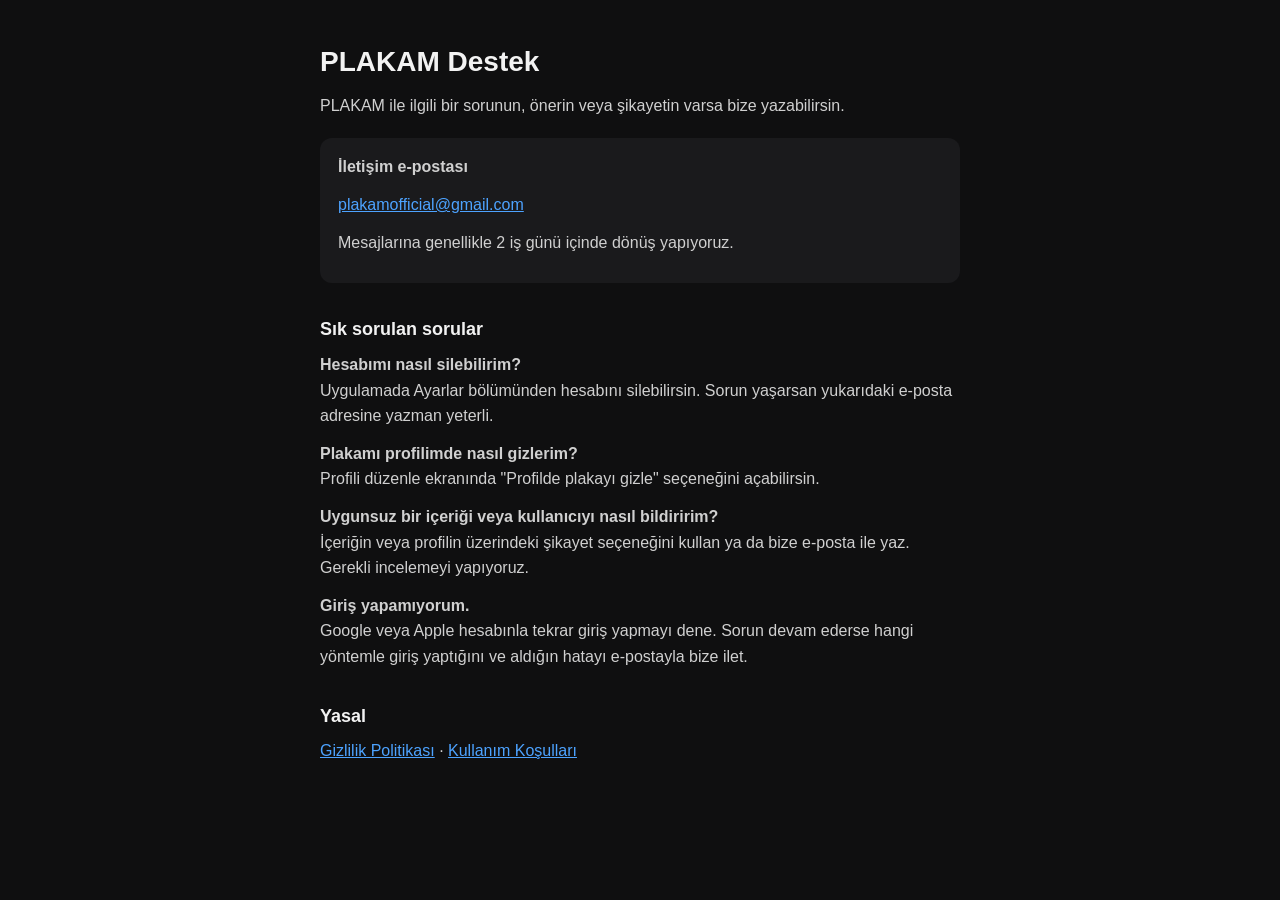
<file: destek/index.html>
<!DOCTYPE html>
<html lang="tr">
<head>
<meta charset="UTF-8">
<meta name="viewport" content="width=device-width, initial-scale=1">
<title>PLAKAM Destek</title>
<style>
  body{font-family:-apple-system,BlinkMacSystemFont,"Segoe UI",Roboto,Helvetica,Arial,sans-serif;background:#0f0f10;color:#f2f2f2;margin:0;line-height:1.6}
  main{max-width:640px;margin:0 auto;padding:40px 20px}
  h1{font-size:28px;margin:0 0 8px}
  h2{font-size:18px;margin:32px 0 8px}
  p{margin:0 0 12px;color:#d0d0d0}
  a{color:#4da3ff}
  .card{background:#1a1a1c;border-radius:12px;padding:16px 18px;margin-top:20px}
</style>
</head>
<body>
<main>
  <h1>PLAKAM Destek</h1>
  <p>PLAKAM ile ilgili bir sorunun, önerin veya şikayetin varsa bize yazabilirsin.</p>

  <div class="card">
    <p><strong>İletişim e-postası</strong></p>
    <p><a href="mailto:plakamofficial@gmail.com">plakamofficial@gmail.com</a></p>
    <p>Mesajlarına genellikle 2 iş günü içinde dönüş yapıyoruz.</p>
  </div>

  <h2>Sık sorulan sorular</h2>

  <p><strong>Hesabımı nasıl silebilirim?</strong><br>
  Uygulamada Ayarlar bölümünden hesabını silebilirsin. Sorun yaşarsan yukarıdaki e-posta adresine yazman yeterli.</p>

  <p><strong>Plakamı profilimde nasıl gizlerim?</strong><br>
  Profili düzenle ekranında "Profilde plakayı gizle" seçeneğini açabilirsin.</p>

  <p><strong>Uygunsuz bir içeriği veya kullanıcıyı nasıl bildiririm?</strong><br>
  İçeriğin veya profilin üzerindeki şikayet seçeneğini kullan ya da bize e-posta ile yaz. Gerekli incelemeyi yapıyoruz.</p>

  <p><strong>Giriş yapamıyorum.</strong><br>
  Google veya Apple hesabınla tekrar giriş yapmayı dene. Sorun devam ederse hangi yöntemle giriş yaptığını ve aldığın hatayı e-postayla bize ilet.</p>

  <h2>Yasal</h2>
  <p>
    <a href="../gizlilik/">Gizlilik Politikası</a> ·
    <a href="../kullanim-kosullari/">Kullanım Koşulları</a>
  </p>
</main>
</body>
</html>
</file>
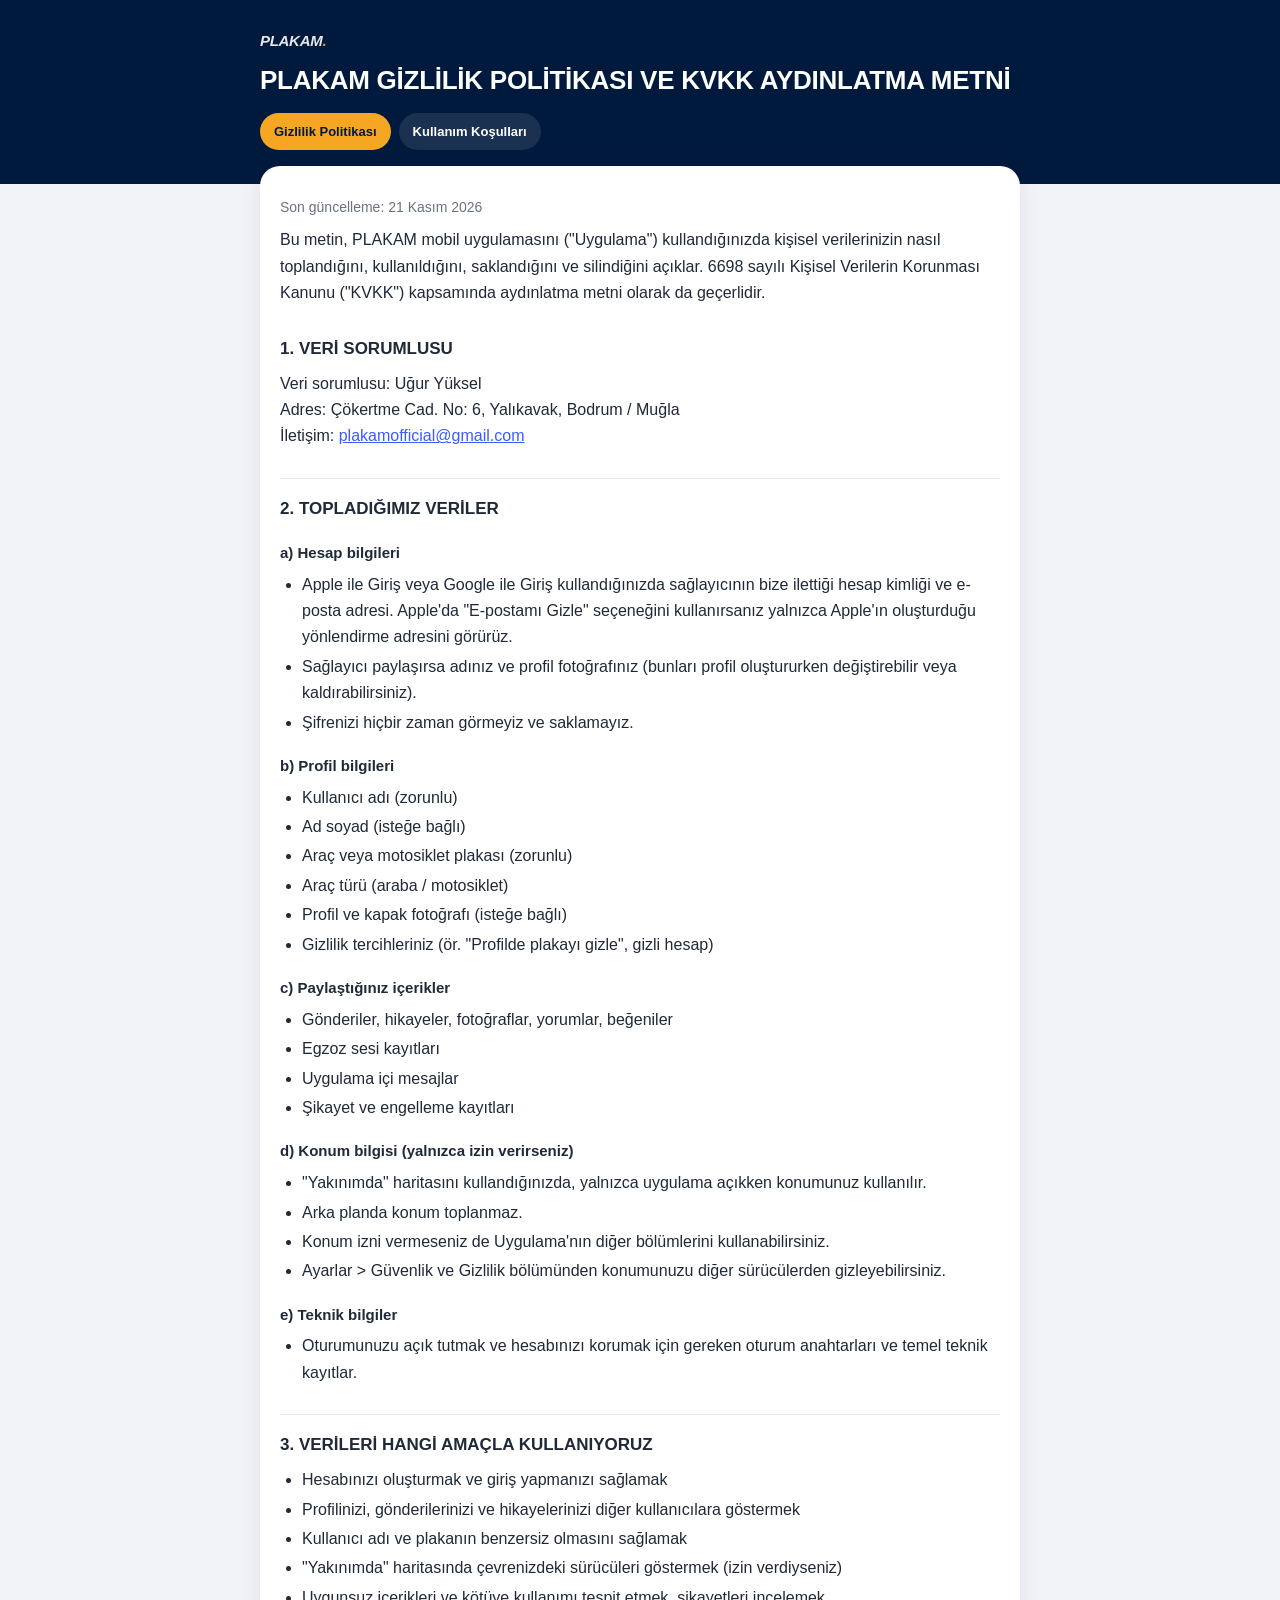
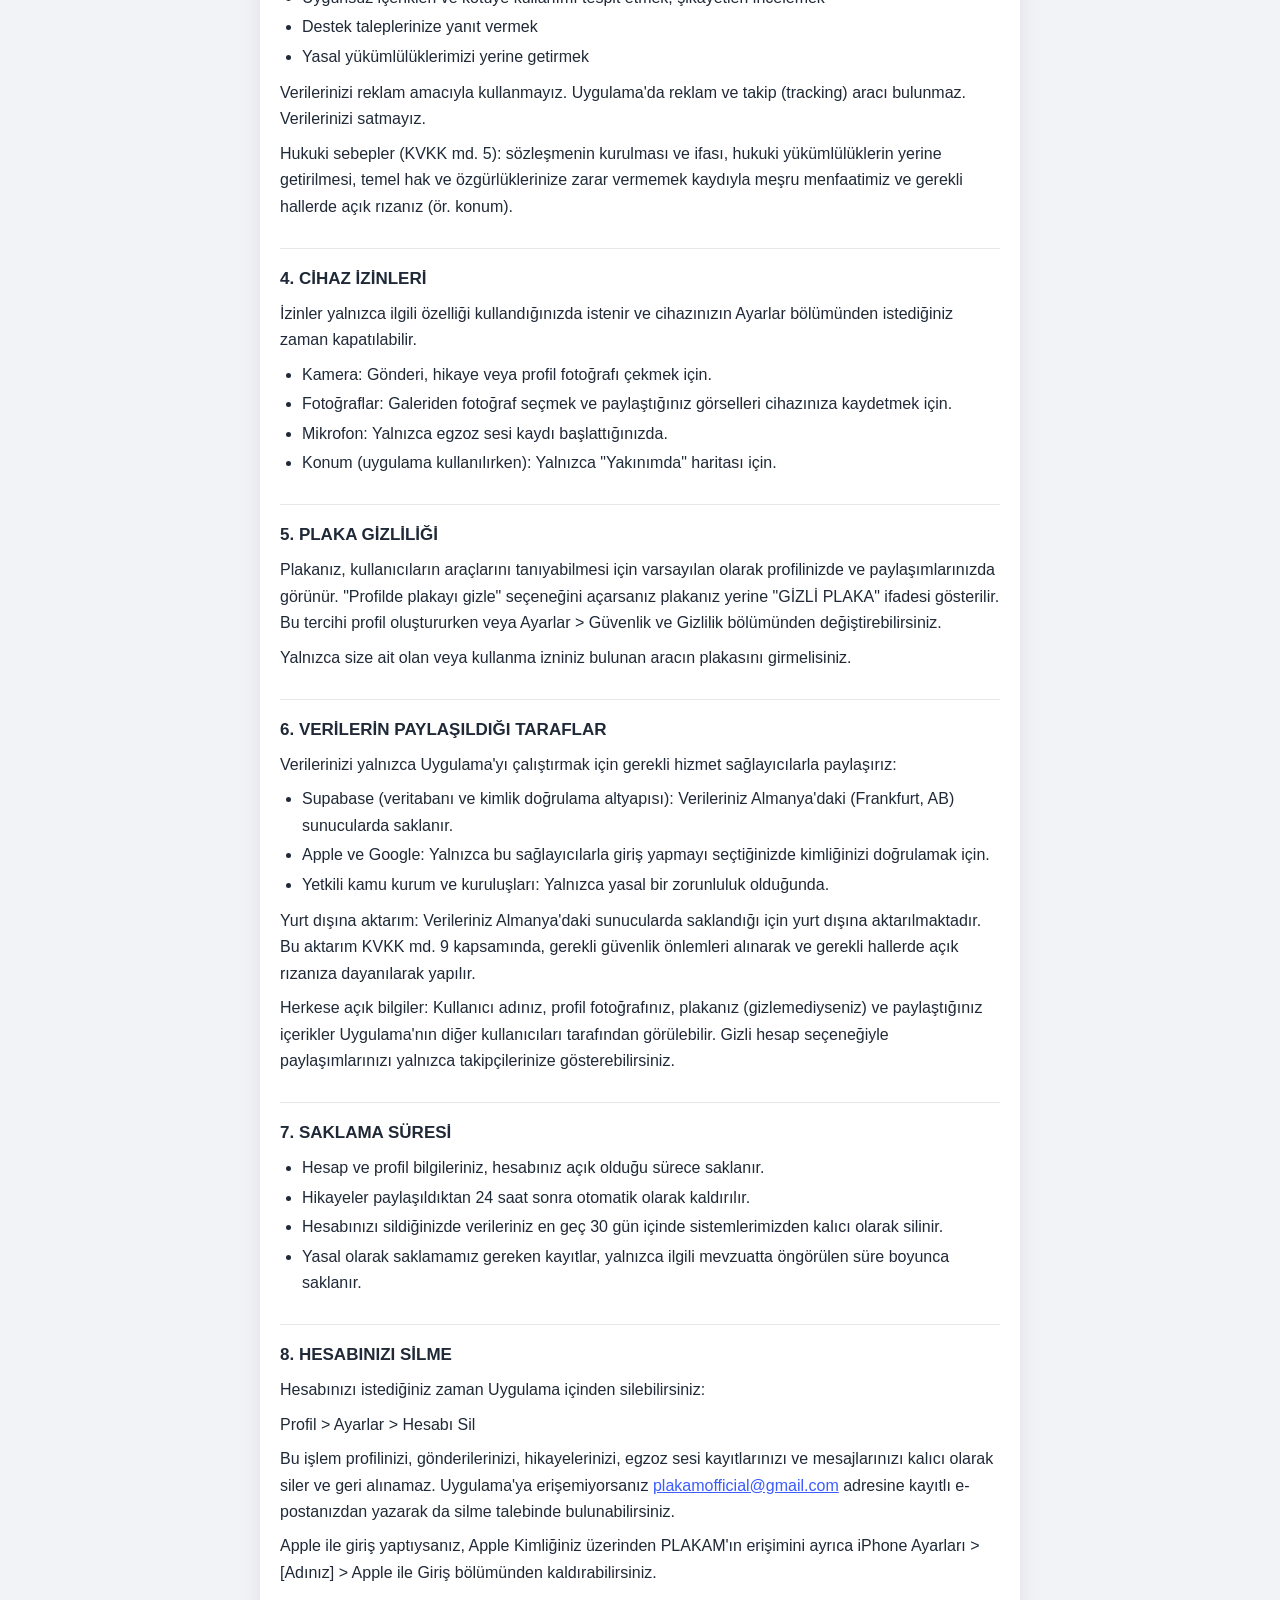
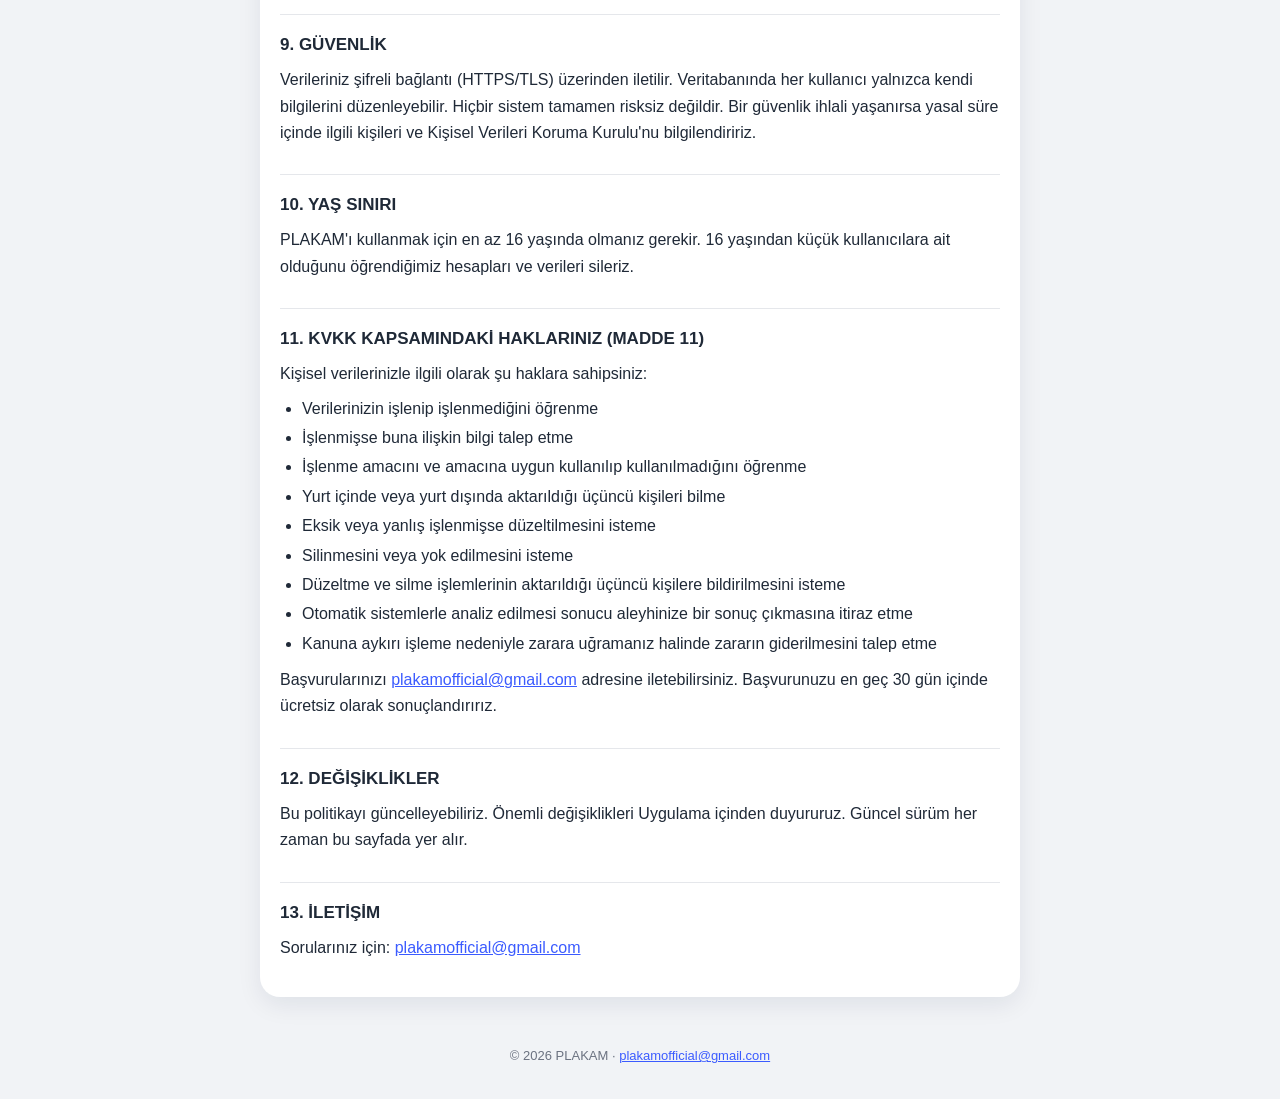
<file: gizlilik/index.html>
<!doctype html>
<html lang="tr">
<head>
<meta charset="utf-8">
<meta name="viewport" content="width=device-width, initial-scale=1">
<title>PLAKAM GİZLİLİK POLİTİKASI VE KVKK AYDINLATMA METNİ · PLAKAM</title>
<meta name="robots" content="index,follow">
<style>
:root{--navy:#001A3D;--amber:#F5A623;--ink:#1f2937;--muted:#6b7280;--line:#e5e7eb;--bg:#F1F3F6;--card:#fff}
@media (prefers-color-scheme:dark){:root{--ink:#e5e7eb;--muted:#9ca3af;--line:#1f2a3d;--bg:#000d1f;--card:#00132e}}
*{box-sizing:border-box}
html{-webkit-text-size-adjust:100%}
body{margin:0;background:var(--bg);color:var(--ink);font:16px/1.65 -apple-system,BlinkMacSystemFont,"Segoe UI",Roboto,"Helvetica Neue",Arial,sans-serif}
header{background:var(--navy);color:#fff;padding:28px 16px 34px}
.wrap{max-width:760px;margin:0 auto}
.brand{font-weight:900;font-style:italic;letter-spacing:-.02em;font-size:15px;opacity:.9;text-decoration:none;color:#fff}
.brand span{color:var(--amber)}
h1{margin:10px 0 0;font-size:26px;line-height:1.25;font-weight:900;letter-spacing:-.01em}
nav{display:flex;gap:8px;flex-wrap:wrap;margin-top:16px}
nav a{color:#fff;text-decoration:none;font-size:13px;font-weight:700;padding:8px 14px;border-radius:999px;background:rgba(255,255,255,.1)}
nav a[aria-current=page]{background:var(--amber);color:var(--navy)}
main{padding:0 16px 48px}
article{background:var(--card);border-radius:20px;margin:-18px auto 0;max-width:760px;padding:22px 20px 28px;box-shadow:0 8px 24px rgba(0,26,61,.08)}
h2{font-size:17px;margin:28px 0 8px;color:var(--ink);padding-top:16px;border-top:1px solid var(--line)}
article>h2:first-of-type{border-top:0;padding-top:0}
h3{font-size:15px;margin:18px 0 4px}
p{margin:8px 0}
ul{margin:6px 0 10px;padding-left:22px}
li{margin:3px 0}
.meta{color:var(--muted);font-size:14px}
a{color:#3B5BFF}
@media (prefers-color-scheme:dark){a{color:#8ea2ff}}
footer{text-align:center;color:var(--muted);font-size:13px;padding:0 16px 32px}
</style>
</head>
<body>
<header><div class="wrap">
<a class="brand" href="../">PLAKAM<span>.</span></a>
<h1>PLAKAM GİZLİLİK POLİTİKASI VE KVKK AYDINLATMA METNİ</h1>
<nav><a href="../gizlilik/" aria-current=page>Gizlilik Politikası</a><a href="../kullanim-kosullari/">Kullanım Koşulları</a></nav>
</div></header>
<main><article>
<p class="meta">Son güncelleme: 21 Kasım 2026</p>
<p>Bu metin, PLAKAM mobil uygulamasını (&quot;Uygulama&quot;) kullandığınızda kişisel verilerinizin nasıl toplandığını, kullanıldığını, saklandığını ve silindiğini açıklar. 6698 sayılı Kişisel Verilerin Korunması Kanunu (&quot;KVKK&quot;) kapsamında aydınlatma metni olarak da geçerlidir.</p>
<h2>1. VERİ SORUMLUSU</h2>
<p>Veri sorumlusu: Uğur Yüksel<br>Adres: Çökertme Cad. No: 6, Yalıkavak, Bodrum / Muğla<br>İletişim: <a href="mailto:plakamofficial@gmail.com">plakamofficial@gmail.com</a></p>
<h2>2. TOPLADIĞIMIZ VERİLER</h2>
<h3>a) Hesap bilgileri</h3>
<ul>
<li>Apple ile Giriş veya Google ile Giriş kullandığınızda sağlayıcının bize ilettiği hesap kimliği ve e-posta adresi. Apple&#x27;da &quot;E-postamı Gizle&quot; seçeneğini kullanırsanız yalnızca Apple&#x27;ın oluşturduğu yönlendirme adresini görürüz.</li>
<li>Sağlayıcı paylaşırsa adınız ve profil fotoğrafınız (bunları profil oluştururken değiştirebilir veya kaldırabilirsiniz).</li>
<li>Şifrenizi hiçbir zaman görmeyiz ve saklamayız.</li>
</ul>
<h3>b) Profil bilgileri</h3>
<ul>
<li>Kullanıcı adı (zorunlu)</li>
<li>Ad soyad (isteğe bağlı)</li>
<li>Araç veya motosiklet plakası (zorunlu)</li>
<li>Araç türü (araba / motosiklet)</li>
<li>Profil ve kapak fotoğrafı (isteğe bağlı)</li>
<li>Gizlilik tercihleriniz (ör. &quot;Profilde plakayı gizle&quot;, gizli hesap)</li>
</ul>
<h3>c) Paylaştığınız içerikler</h3>
<ul>
<li>Gönderiler, hikayeler, fotoğraflar, yorumlar, beğeniler</li>
<li>Egzoz sesi kayıtları</li>
<li>Uygulama içi mesajlar</li>
<li>Şikayet ve engelleme kayıtları</li>
</ul>
<h3>d) Konum bilgisi (yalnızca izin verirseniz)</h3>
<ul>
<li>&quot;Yakınımda&quot; haritasını kullandığınızda, yalnızca uygulama açıkken konumunuz kullanılır.</li>
<li>Arka planda konum toplanmaz.</li>
<li>Konum izni vermeseniz de Uygulama&#x27;nın diğer bölümlerini kullanabilirsiniz.</li>
<li>Ayarlar &gt; Güvenlik ve Gizlilik bölümünden konumunuzu diğer sürücülerden gizleyebilirsiniz.</li>
</ul>
<h3>e) Teknik bilgiler</h3>
<ul>
<li>Oturumunuzu açık tutmak ve hesabınızı korumak için gereken oturum anahtarları ve temel teknik kayıtlar.</li>
</ul>
<h2>3. VERİLERİ HANGİ AMAÇLA KULLANIYORUZ</h2>
<ul>
<li>Hesabınızı oluşturmak ve giriş yapmanızı sağlamak</li>
<li>Profilinizi, gönderilerinizi ve hikayelerinizi diğer kullanıcılara göstermek</li>
<li>Kullanıcı adı ve plakanın benzersiz olmasını sağlamak</li>
<li>&quot;Yakınımda&quot; haritasında çevrenizdeki sürücüleri göstermek (izin verdiyseniz)</li>
<li>Uygunsuz içerikleri ve kötüye kullanımı tespit etmek, şikayetleri incelemek</li>
<li>Destek taleplerinize yanıt vermek</li>
<li>Yasal yükümlülüklerimizi yerine getirmek</li>
</ul>
<p>Verilerinizi reklam amacıyla kullanmayız. Uygulama&#x27;da reklam ve takip (tracking) aracı bulunmaz. Verilerinizi satmayız.</p>
<p>Hukuki sebepler (KVKK md. 5): sözleşmenin kurulması ve ifası, hukuki yükümlülüklerin yerine getirilmesi, temel hak ve özgürlüklerinize zarar vermemek kaydıyla meşru menfaatimiz ve gerekli hallerde açık rızanız (ör. konum).</p>
<h2>4. CİHAZ İZİNLERİ</h2>
<p>İzinler yalnızca ilgili özelliği kullandığınızda istenir ve cihazınızın Ayarlar bölümünden istediğiniz zaman kapatılabilir.</p>
<ul>
<li>Kamera: Gönderi, hikaye veya profil fotoğrafı çekmek için.</li>
<li>Fotoğraflar: Galeriden fotoğraf seçmek ve paylaştığınız görselleri cihazınıza kaydetmek için.</li>
<li>Mikrofon: Yalnızca egzoz sesi kaydı başlattığınızda.</li>
<li>Konum (uygulama kullanılırken): Yalnızca &quot;Yakınımda&quot; haritası için.</li>
</ul>
<h2>5. PLAKA GİZLİLİĞİ</h2>
<p>Plakanız, kullanıcıların araçlarını tanıyabilmesi için varsayılan olarak profilinizde ve paylaşımlarınızda görünür. &quot;Profilde plakayı gizle&quot; seçeneğini açarsanız plakanız yerine &quot;GİZLİ PLAKA&quot; ifadesi gösterilir. Bu tercihi profil oluştururken veya Ayarlar &gt; Güvenlik ve Gizlilik bölümünden değiştirebilirsiniz.</p>
<p>Yalnızca size ait olan veya kullanma izniniz bulunan aracın plakasını girmelisiniz.</p>
<h2>6. VERİLERİN PAYLAŞILDIĞI TARAFLAR</h2>
<p>Verilerinizi yalnızca Uygulama&#x27;yı çalıştırmak için gerekli hizmet sağlayıcılarla paylaşırız:</p>
<ul>
<li>Supabase (veritabanı ve kimlik doğrulama altyapısı): Verileriniz Almanya&#x27;daki (Frankfurt, AB) sunucularda saklanır.</li>
<li>Apple ve Google: Yalnızca bu sağlayıcılarla giriş yapmayı seçtiğinizde kimliğinizi doğrulamak için.</li>
<li>Yetkili kamu kurum ve kuruluşları: Yalnızca yasal bir zorunluluk olduğunda.</li>
</ul>
<p>Yurt dışına aktarım: Verileriniz Almanya&#x27;daki sunucularda saklandığı için yurt dışına aktarılmaktadır. Bu aktarım KVKK md. 9 kapsamında, gerekli güvenlik önlemleri alınarak ve gerekli hallerde açık rızanıza dayanılarak yapılır.</p>
<p>Herkese açık bilgiler: Kullanıcı adınız, profil fotoğrafınız, plakanız (gizlemediyseniz) ve paylaştığınız içerikler Uygulama&#x27;nın diğer kullanıcıları tarafından görülebilir. Gizli hesap seçeneğiyle paylaşımlarınızı yalnızca takipçilerinize gösterebilirsiniz.</p>
<h2>7. SAKLAMA SÜRESİ</h2>
<ul>
<li>Hesap ve profil bilgileriniz, hesabınız açık olduğu sürece saklanır.</li>
<li>Hikayeler paylaşıldıktan 24 saat sonra otomatik olarak kaldırılır.</li>
<li>Hesabınızı sildiğinizde verileriniz en geç 30 gün içinde sistemlerimizden kalıcı olarak silinir.</li>
<li>Yasal olarak saklamamız gereken kayıtlar, yalnızca ilgili mevzuatta öngörülen süre boyunca saklanır.</li>
</ul>
<h2>8. HESABINIZI SİLME</h2>
<p>Hesabınızı istediğiniz zaman Uygulama içinden silebilirsiniz:</p>
<p>Profil &gt; Ayarlar &gt; Hesabı Sil</p>
<p>Bu işlem profilinizi, gönderilerinizi, hikayelerinizi, egzoz sesi kayıtlarınızı ve mesajlarınızı kalıcı olarak siler ve geri alınamaz. Uygulama&#x27;ya erişemiyorsanız <a href="mailto:plakamofficial@gmail.com">plakamofficial@gmail.com</a> adresine kayıtlı e-postanızdan yazarak da silme talebinde bulunabilirsiniz.</p>
<p>Apple ile giriş yaptıysanız, Apple Kimliğiniz üzerinden PLAKAM&#x27;ın erişimini ayrıca iPhone Ayarları &gt; [Adınız] &gt; Apple ile Giriş bölümünden kaldırabilirsiniz.</p>
<h2>9. GÜVENLİK</h2>
<p>Verileriniz şifreli bağlantı (HTTPS/TLS) üzerinden iletilir. Veritabanında her kullanıcı yalnızca kendi bilgilerini düzenleyebilir. Hiçbir sistem tamamen risksiz değildir. Bir güvenlik ihlali yaşanırsa yasal süre içinde ilgili kişileri ve Kişisel Verileri Koruma Kurulu&#x27;nu bilgilendiririz.</p>
<h2>10. YAŞ SINIRI</h2>
<p>PLAKAM&#x27;ı kullanmak için en az 16 yaşında olmanız gerekir. 16 yaşından küçük kullanıcılara ait olduğunu öğrendiğimiz hesapları ve verileri sileriz.</p>
<h2>11. KVKK KAPSAMINDAKİ HAKLARINIZ (MADDE 11)</h2>
<p>Kişisel verilerinizle ilgili olarak şu haklara sahipsiniz:</p>
<ul>
<li>Verilerinizin işlenip işlenmediğini öğrenme</li>
<li>İşlenmişse buna ilişkin bilgi talep etme</li>
<li>İşlenme amacını ve amacına uygun kullanılıp kullanılmadığını öğrenme</li>
<li>Yurt içinde veya yurt dışında aktarıldığı üçüncü kişileri bilme</li>
<li>Eksik veya yanlış işlenmişse düzeltilmesini isteme</li>
<li>Silinmesini veya yok edilmesini isteme</li>
<li>Düzeltme ve silme işlemlerinin aktarıldığı üçüncü kişilere bildirilmesini isteme</li>
<li>Otomatik sistemlerle analiz edilmesi sonucu aleyhinize bir sonuç çıkmasına itiraz etme</li>
<li>Kanuna aykırı işleme nedeniyle zarara uğramanız halinde zararın giderilmesini talep etme</li>
</ul>
<p>Başvurularınızı <a href="mailto:plakamofficial@gmail.com">plakamofficial@gmail.com</a> adresine iletebilirsiniz. Başvurunuzu en geç 30 gün içinde ücretsiz olarak sonuçlandırırız.</p>
<h2>12. DEĞİŞİKLİKLER</h2>
<p>Bu politikayı güncelleyebiliriz. Önemli değişiklikleri Uygulama içinden duyururuz. Güncel sürüm her zaman bu sayfada yer alır.</p>
<h2>13. İLETİŞİM</h2>
<p>Sorularınız için: <a href="mailto:plakamofficial@gmail.com">plakamofficial@gmail.com</a></p>
</article></main>
<footer>© 2026 PLAKAM · <a href="mailto:plakamofficial@gmail.com">plakamofficial@gmail.com</a></footer>
</body>
</html>
</file>
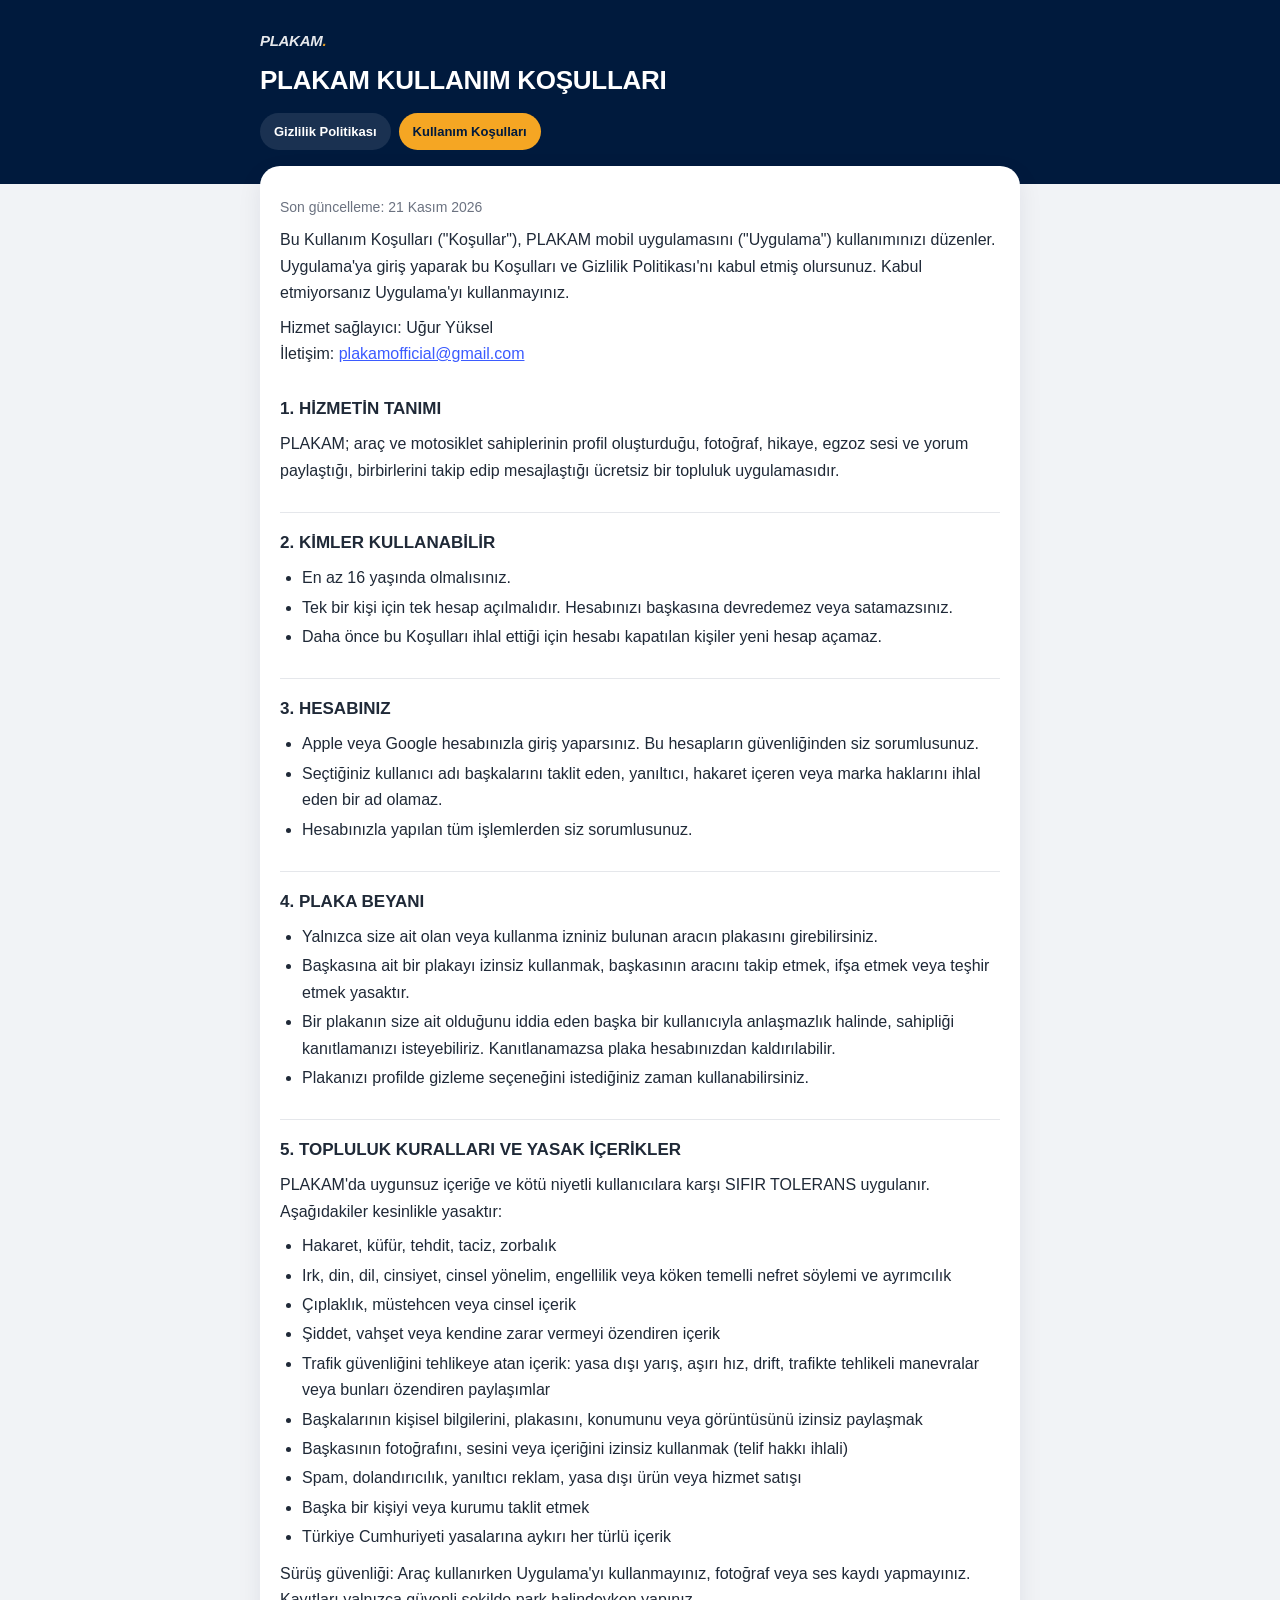
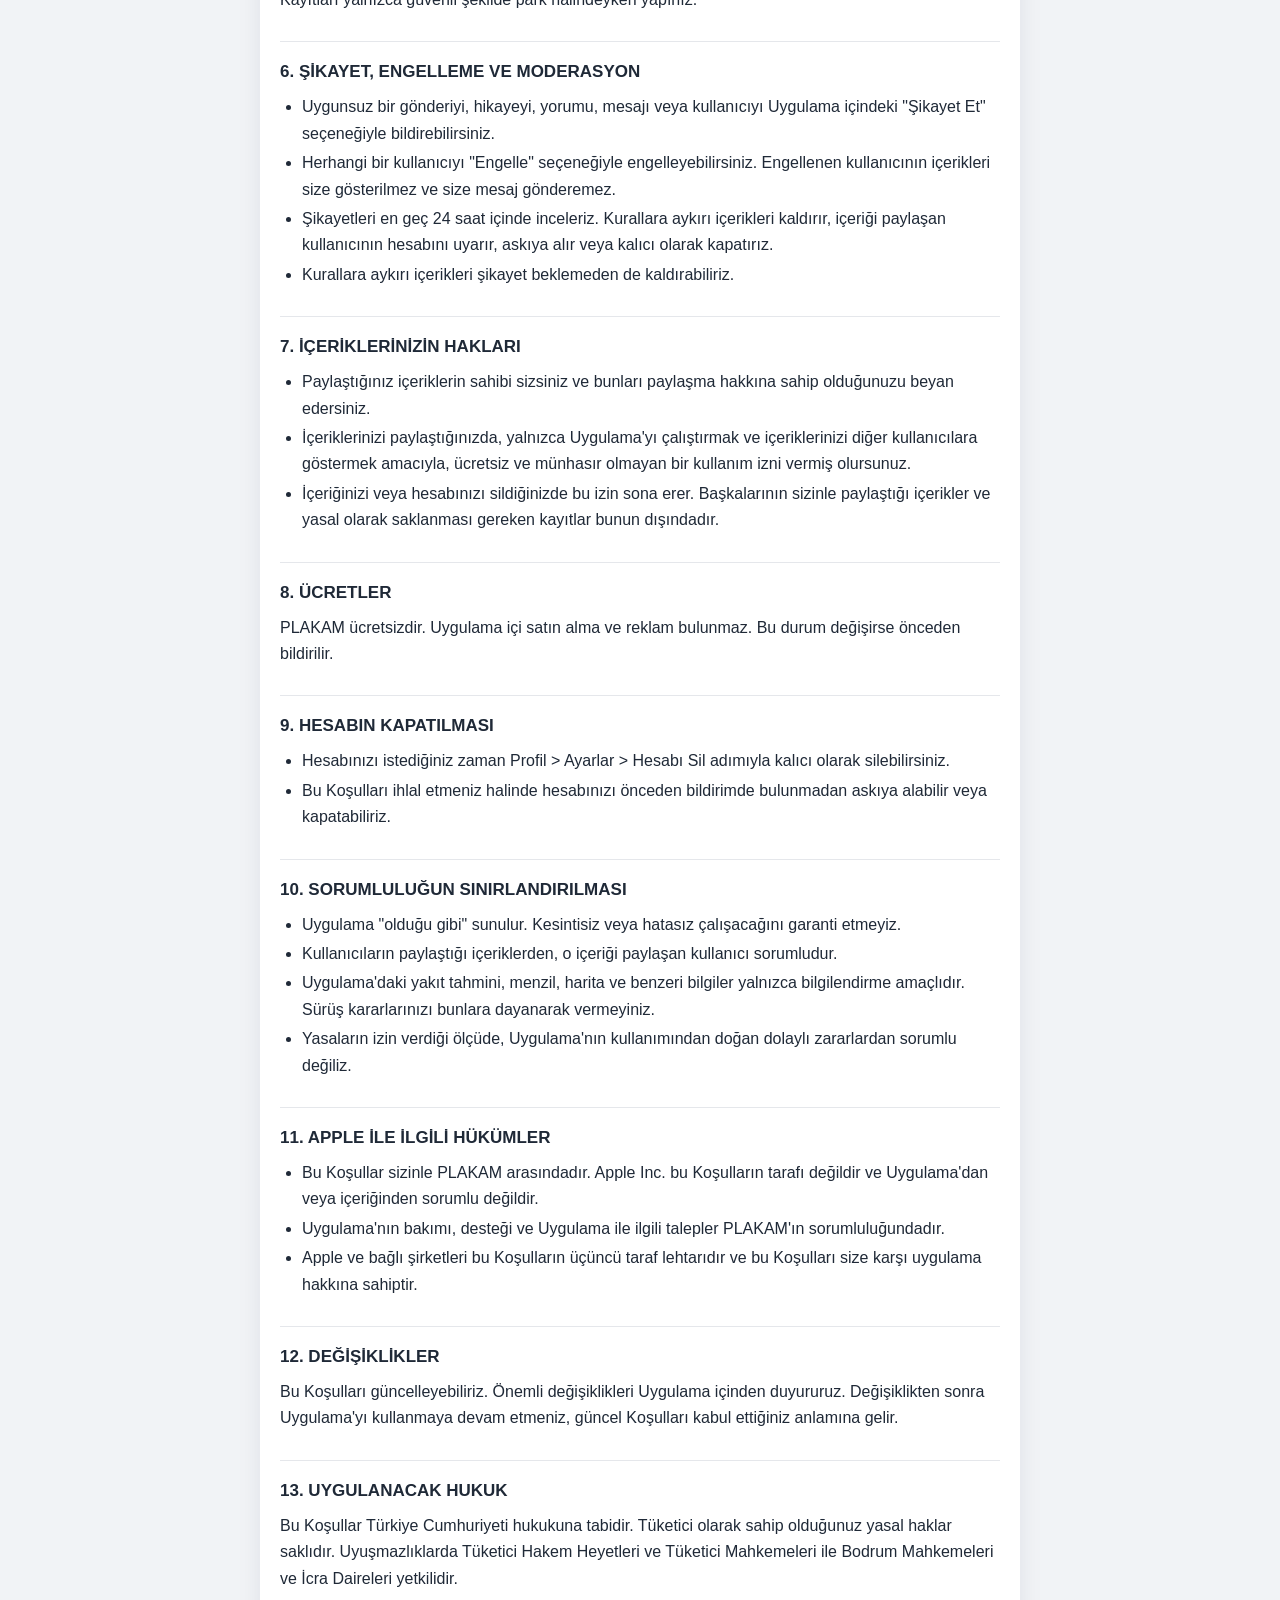
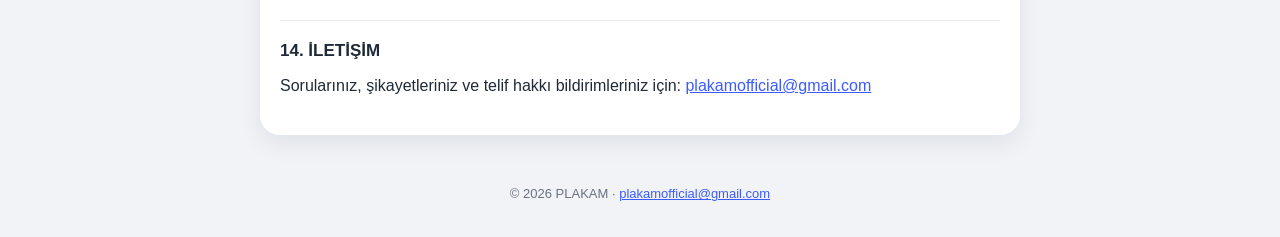
<file: kullanim-kosullari/index.html>
<!doctype html>
<html lang="tr">
<head>
<meta charset="utf-8">
<meta name="viewport" content="width=device-width, initial-scale=1">
<title>PLAKAM KULLANIM KOŞULLARI · PLAKAM</title>
<meta name="robots" content="index,follow">
<style>
:root{--navy:#001A3D;--amber:#F5A623;--ink:#1f2937;--muted:#6b7280;--line:#e5e7eb;--bg:#F1F3F6;--card:#fff}
@media (prefers-color-scheme:dark){:root{--ink:#e5e7eb;--muted:#9ca3af;--line:#1f2a3d;--bg:#000d1f;--card:#00132e}}
*{box-sizing:border-box}
html{-webkit-text-size-adjust:100%}
body{margin:0;background:var(--bg);color:var(--ink);font:16px/1.65 -apple-system,BlinkMacSystemFont,"Segoe UI",Roboto,"Helvetica Neue",Arial,sans-serif}
header{background:var(--navy);color:#fff;padding:28px 16px 34px}
.wrap{max-width:760px;margin:0 auto}
.brand{font-weight:900;font-style:italic;letter-spacing:-.02em;font-size:15px;opacity:.9;text-decoration:none;color:#fff}
.brand span{color:var(--amber)}
h1{margin:10px 0 0;font-size:26px;line-height:1.25;font-weight:900;letter-spacing:-.01em}
nav{display:flex;gap:8px;flex-wrap:wrap;margin-top:16px}
nav a{color:#fff;text-decoration:none;font-size:13px;font-weight:700;padding:8px 14px;border-radius:999px;background:rgba(255,255,255,.1)}
nav a[aria-current=page]{background:var(--amber);color:var(--navy)}
main{padding:0 16px 48px}
article{background:var(--card);border-radius:20px;margin:-18px auto 0;max-width:760px;padding:22px 20px 28px;box-shadow:0 8px 24px rgba(0,26,61,.08)}
h2{font-size:17px;margin:28px 0 8px;color:var(--ink);padding-top:16px;border-top:1px solid var(--line)}
article>h2:first-of-type{border-top:0;padding-top:0}
h3{font-size:15px;margin:18px 0 4px}
p{margin:8px 0}
ul{margin:6px 0 10px;padding-left:22px}
li{margin:3px 0}
.meta{color:var(--muted);font-size:14px}
a{color:#3B5BFF}
@media (prefers-color-scheme:dark){a{color:#8ea2ff}}
footer{text-align:center;color:var(--muted);font-size:13px;padding:0 16px 32px}
</style>
</head>
<body>
<header><div class="wrap">
<a class="brand" href="../">PLAKAM<span>.</span></a>
<h1>PLAKAM KULLANIM KOŞULLARI</h1>
<nav><a href="../gizlilik/">Gizlilik Politikası</a><a href="../kullanim-kosullari/" aria-current=page>Kullanım Koşulları</a></nav>
</div></header>
<main><article>
<p class="meta">Son güncelleme: 21 Kasım 2026</p>
<p>Bu Kullanım Koşulları (&quot;Koşullar&quot;), PLAKAM mobil uygulamasını (&quot;Uygulama&quot;) kullanımınızı düzenler. Uygulama&#x27;ya giriş yaparak bu Koşulları ve Gizlilik Politikası&#x27;nı kabul etmiş olursunuz. Kabul etmiyorsanız Uygulama&#x27;yı kullanmayınız.</p>
<p>Hizmet sağlayıcı: Uğur Yüksel<br>İletişim: <a href="mailto:plakamofficial@gmail.com">plakamofficial@gmail.com</a></p>
<h2>1. HİZMETİN TANIMI</h2>
<p>PLAKAM; araç ve motosiklet sahiplerinin profil oluşturduğu, fotoğraf, hikaye, egzoz sesi ve yorum paylaştığı, birbirlerini takip edip mesajlaştığı ücretsiz bir topluluk uygulamasıdır.</p>
<h2>2. KİMLER KULLANABİLİR</h2>
<ul>
<li>En az 16 yaşında olmalısınız.</li>
<li>Tek bir kişi için tek hesap açılmalıdır. Hesabınızı başkasına devredemez veya satamazsınız.</li>
<li>Daha önce bu Koşulları ihlal ettiği için hesabı kapatılan kişiler yeni hesap açamaz.</li>
</ul>
<h2>3. HESABINIZ</h2>
<ul>
<li>Apple veya Google hesabınızla giriş yaparsınız. Bu hesapların güvenliğinden siz sorumlusunuz.</li>
<li>Seçtiğiniz kullanıcı adı başkalarını taklit eden, yanıltıcı, hakaret içeren veya marka haklarını ihlal eden bir ad olamaz.</li>
<li>Hesabınızla yapılan tüm işlemlerden siz sorumlusunuz.</li>
</ul>
<h2>4. PLAKA BEYANI</h2>
<ul>
<li>Yalnızca size ait olan veya kullanma izniniz bulunan aracın plakasını girebilirsiniz.</li>
<li>Başkasına ait bir plakayı izinsiz kullanmak, başkasının aracını takip etmek, ifşa etmek veya teşhir etmek yasaktır.</li>
<li>Bir plakanın size ait olduğunu iddia eden başka bir kullanıcıyla anlaşmazlık halinde, sahipliği kanıtlamanızı isteyebiliriz. Kanıtlanamazsa plaka hesabınızdan kaldırılabilir.</li>
<li>Plakanızı profilde gizleme seçeneğini istediğiniz zaman kullanabilirsiniz.</li>
</ul>
<h2>5. TOPLULUK KURALLARI VE YASAK İÇERİKLER</h2>
<p>PLAKAM&#x27;da uygunsuz içeriğe ve kötü niyetli kullanıcılara karşı SIFIR TOLERANS uygulanır. Aşağıdakiler kesinlikle yasaktır:</p>
<ul>
<li>Hakaret, küfür, tehdit, taciz, zorbalık</li>
<li>Irk, din, dil, cinsiyet, cinsel yönelim, engellilik veya köken temelli nefret söylemi ve ayrımcılık</li>
<li>Çıplaklık, müstehcen veya cinsel içerik</li>
<li>Şiddet, vahşet veya kendine zarar vermeyi özendiren içerik</li>
<li>Trafik güvenliğini tehlikeye atan içerik: yasa dışı yarış, aşırı hız, drift, trafikte tehlikeli manevralar veya bunları özendiren paylaşımlar</li>
<li>Başkalarının kişisel bilgilerini, plakasını, konumunu veya görüntüsünü izinsiz paylaşmak</li>
<li>Başkasının fotoğrafını, sesini veya içeriğini izinsiz kullanmak (telif hakkı ihlali)</li>
<li>Spam, dolandırıcılık, yanıltıcı reklam, yasa dışı ürün veya hizmet satışı</li>
<li>Başka bir kişiyi veya kurumu taklit etmek</li>
<li>Türkiye Cumhuriyeti yasalarına aykırı her türlü içerik</li>
</ul>
<p>Sürüş güvenliği: Araç kullanırken Uygulama&#x27;yı kullanmayınız, fotoğraf veya ses kaydı yapmayınız. Kayıtları yalnızca güvenli şekilde park halindeyken yapınız.</p>
<h2>6. ŞİKAYET, ENGELLEME VE MODERASYON</h2>
<ul>
<li>Uygunsuz bir gönderiyi, hikayeyi, yorumu, mesajı veya kullanıcıyı Uygulama içindeki &quot;Şikayet Et&quot; seçeneğiyle bildirebilirsiniz.</li>
<li>Herhangi bir kullanıcıyı &quot;Engelle&quot; seçeneğiyle engelleyebilirsiniz. Engellenen kullanıcının içerikleri size gösterilmez ve size mesaj gönderemez.</li>
<li>Şikayetleri en geç 24 saat içinde inceleriz. Kurallara aykırı içerikleri kaldırır, içeriği paylaşan kullanıcının hesabını uyarır, askıya alır veya kalıcı olarak kapatırız.</li>
<li>Kurallara aykırı içerikleri şikayet beklemeden de kaldırabiliriz.</li>
</ul>
<h2>7. İÇERİKLERİNİZİN HAKLARI</h2>
<ul>
<li>Paylaştığınız içeriklerin sahibi sizsiniz ve bunları paylaşma hakkına sahip olduğunuzu beyan edersiniz.</li>
<li>İçeriklerinizi paylaştığınızda, yalnızca Uygulama&#x27;yı çalıştırmak ve içeriklerinizi diğer kullanıcılara göstermek amacıyla, ücretsiz ve münhasır olmayan bir kullanım izni vermiş olursunuz.</li>
<li>İçeriğinizi veya hesabınızı sildiğinizde bu izin sona erer. Başkalarının sizinle paylaştığı içerikler ve yasal olarak saklanması gereken kayıtlar bunun dışındadır.</li>
</ul>
<h2>8. ÜCRETLER</h2>
<p>PLAKAM ücretsizdir. Uygulama içi satın alma ve reklam bulunmaz. Bu durum değişirse önceden bildirilir.</p>
<h2>9. HESABIN KAPATILMASI</h2>
<ul>
<li>Hesabınızı istediğiniz zaman Profil &gt; Ayarlar &gt; Hesabı Sil adımıyla kalıcı olarak silebilirsiniz.</li>
<li>Bu Koşulları ihlal etmeniz halinde hesabınızı önceden bildirimde bulunmadan askıya alabilir veya kapatabiliriz.</li>
</ul>
<h2>10. SORUMLULUĞUN SINIRLANDIRILMASI</h2>
<ul>
<li>Uygulama &quot;olduğu gibi&quot; sunulur. Kesintisiz veya hatasız çalışacağını garanti etmeyiz.</li>
<li>Kullanıcıların paylaştığı içeriklerden, o içeriği paylaşan kullanıcı sorumludur.</li>
<li>Uygulama&#x27;daki yakıt tahmini, menzil, harita ve benzeri bilgiler yalnızca bilgilendirme amaçlıdır. Sürüş kararlarınızı bunlara dayanarak vermeyiniz.</li>
<li>Yasaların izin verdiği ölçüde, Uygulama&#x27;nın kullanımından doğan dolaylı zararlardan sorumlu değiliz.</li>
</ul>
<h2>11. APPLE İLE İLGİLİ HÜKÜMLER</h2>
<ul>
<li>Bu Koşullar sizinle PLAKAM arasındadır. Apple Inc. bu Koşulların tarafı değildir ve Uygulama&#x27;dan veya içeriğinden sorumlu değildir.</li>
<li>Uygulama&#x27;nın bakımı, desteği ve Uygulama ile ilgili talepler PLAKAM&#x27;ın sorumluluğundadır.</li>
<li>Apple ve bağlı şirketleri bu Koşulların üçüncü taraf lehtarıdır ve bu Koşulları size karşı uygulama hakkına sahiptir.</li>
</ul>
<h2>12. DEĞİŞİKLİKLER</h2>
<p>Bu Koşulları güncelleyebiliriz. Önemli değişiklikleri Uygulama içinden duyururuz. Değişiklikten sonra Uygulama&#x27;yı kullanmaya devam etmeniz, güncel Koşulları kabul ettiğiniz anlamına gelir.</p>
<h2>13. UYGULANACAK HUKUK</h2>
<p>Bu Koşullar Türkiye Cumhuriyeti hukukuna tabidir. Tüketici olarak sahip olduğunuz yasal haklar saklıdır. Uyuşmazlıklarda Tüketici Hakem Heyetleri ve Tüketici Mahkemeleri ile Bodrum Mahkemeleri ve İcra Daireleri yetkilidir.</p>
<h2>14. İLETİŞİM</h2>
<p>Sorularınız, şikayetleriniz ve telif hakkı bildirimleriniz için: <a href="mailto:plakamofficial@gmail.com">plakamofficial@gmail.com</a></p>
</article></main>
<footer>© 2026 PLAKAM · <a href="mailto:plakamofficial@gmail.com">plakamofficial@gmail.com</a></footer>
</body>
</html>
</file>
